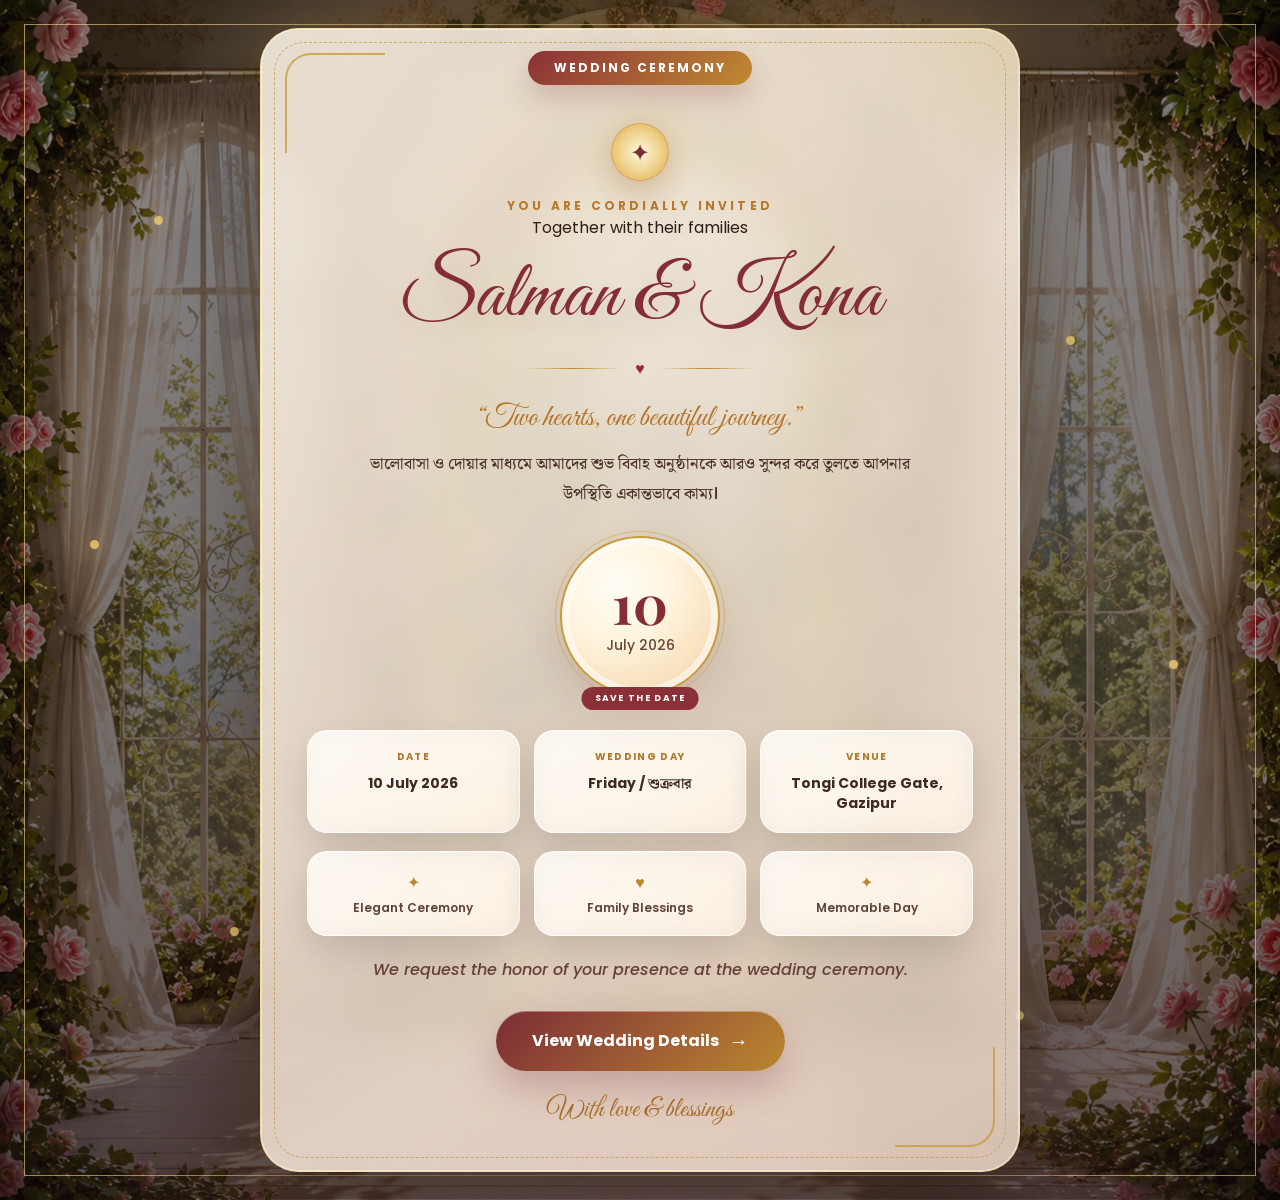
<file: index.html>
<!DOCTYPE html>
<html lang="bn">
<head>
  <meta charset="UTF-8" />
  <meta name="viewport" content="width=device-width, initial-scale=1.0" />

  <title>Luxury Wedding Invitation</title>

  <link rel="stylesheet" href="style.css" />

  <link rel="preconnect" href="https://fonts.googleapis.com">
  <link rel="preconnect" href="https://fonts.gstatic.com" crossorigin>
  <link
    href="https://fonts.googleapis.com/css2?family=Great+Vibes&family=Noto+Serif+Bengali:wght@400;600;700&family=Playfair+Display:wght@500;600;700&family=Poppins:wght@400;500;600;700&display=swap"
    rel="stylesheet"
  >
</head>

<body class="home-body">

  <div class="page-loader" id="loader">
    <div class="loader-ring"></div>
    <p>Opening Invitation...</p>
  </div>

  <main class="home-page">

    <span class="particle p1"></span>
    <span class="particle p2"></span>
    <span class="particle p3"></span>
    <span class="particle p4"></span>
    <span class="particle p5"></span>
    <span class="particle p6"></span>

    <div class="luxury-frame">

      <div class="corner-design top-left"></div>
      <div class="corner-design bottom-right"></div>

      <div class="premium-ribbon">Wedding Ceremony</div>

      <div class="premium-seal">
        <span>✦</span>
      </div>

      <p class="eyebrow">You Are Cordially Invited</p>

      <p class="couple-label">Together with their families</p>

      <h1>Salman & Kona</h1>

      <div class="gold-divider">
        <span></span>
        <i>♥</i>
        <span></span>
      </div>

      <p class="luxury-quote">
        “Two hearts, one beautiful journey.”
      </p>

      <p class="intro-text">
        ভালোবাসা ও দোয়ার মাধ্যমে আমাদের শুভ বিবাহ অনুষ্ঠানকে আরও সুন্দর করে তুলতে
        আপনার উপস্থিতি একান্তভাবে কাম্য।
      </p>

      <div class="premium-date">
        <strong>10</strong>
        <span>July 2026</span>
      </div>

      <div class="event-highlight">
        <div>
          <small>Date</small>
          <b>10 July 2026</b>
        </div>

        <div>
          <small>Wedding Day</small>
          <b>Friday / শুক্রবার</b>
        </div>

        <div>
          <small>Venue</small>
          <b>Tongi College Gate, Gazipur</b>
        </div>
      </div>

      <div class="mini-details">
        <div>
          <span>✦</span>
          <p>Elegant Ceremony</p>
        </div>

        <div>
          <span>♥</span>
          <p>Family Blessings</p>
        </div>

        <div>
          <span>✦</span>
          <p>Memorable Day</p>
        </div>
      </div>

      <p class="special-note">
        We request the honor of your presence at the wedding ceremony.
      </p>

      <div class="nav-buttons single-btn">
        <a href="details.html" class="luxury-btn">
          View Wedding Details
          <span>→</span>
        </a>
      </div>

      <p class="footer-line">With love & blessings</p>

    </div>
  </main>

  <script src="script.js"></script>
</body>
</html>
</file>
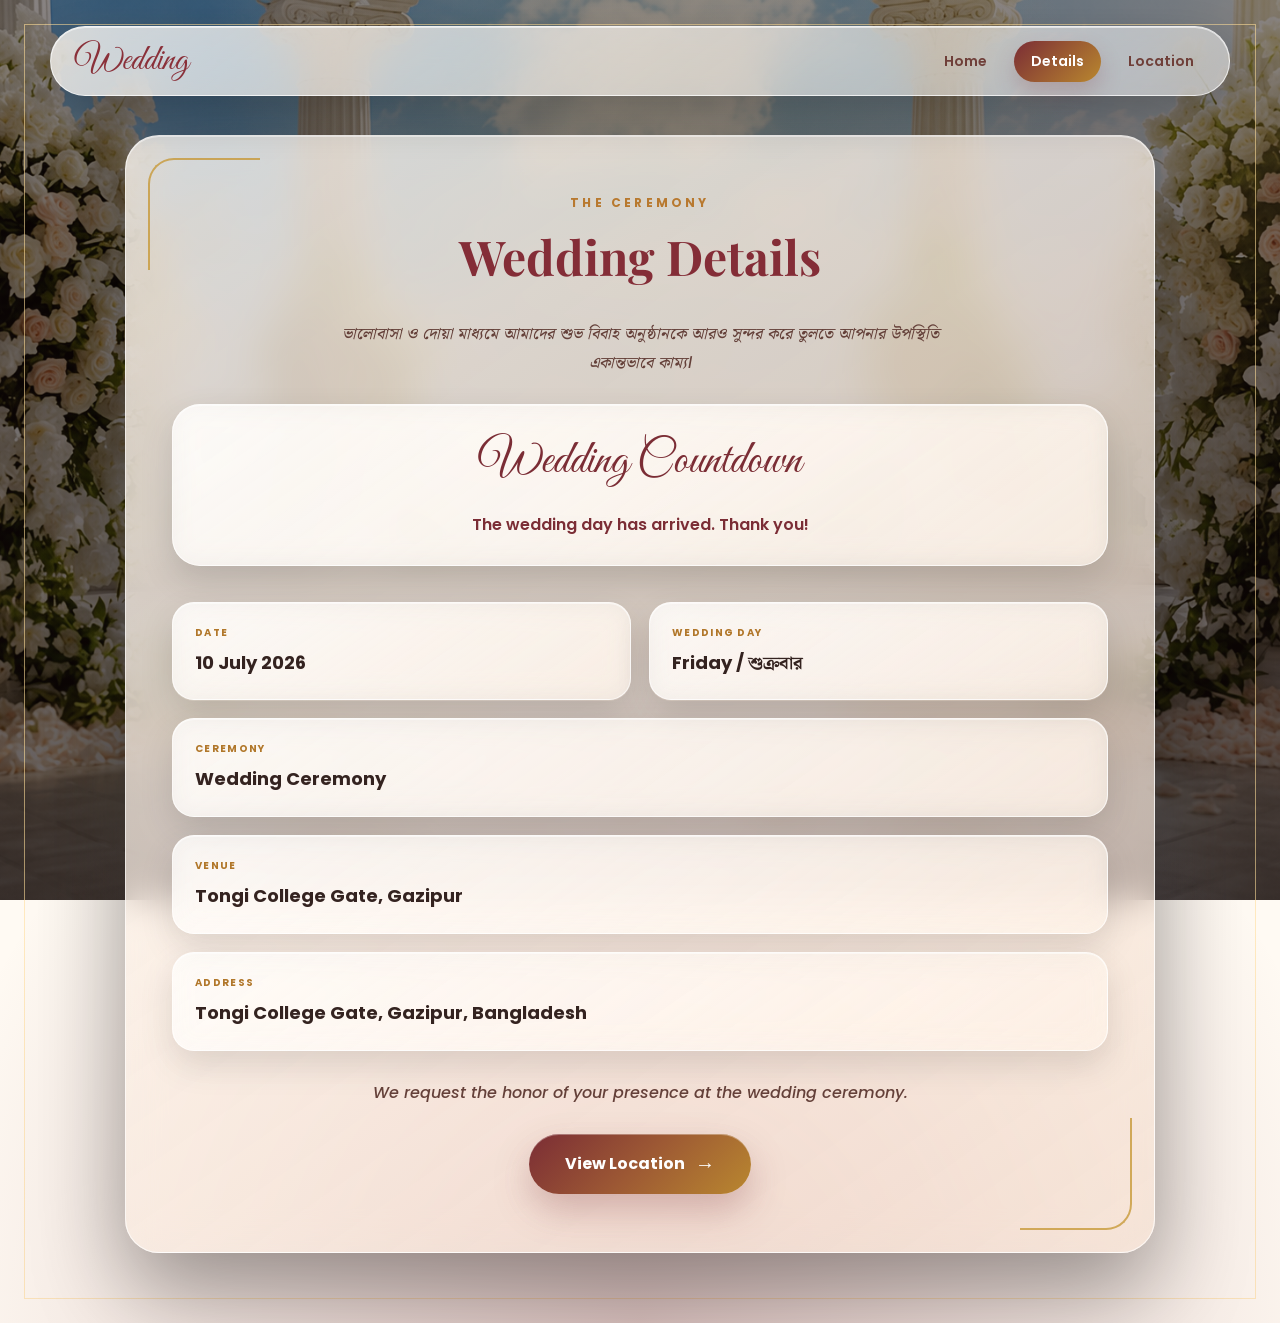
<file: details.html>
<!DOCTYPE html>
<html lang="bn">
<head>
  <meta charset="UTF-8" />
  <meta name="viewport" content="width=device-width, initial-scale=1.0" />

  <title>Wedding Details</title>

  <link rel="stylesheet" href="style.css" />

  <link rel="preconnect" href="https://fonts.googleapis.com">
  <link rel="preconnect" href="https://fonts.gstatic.com" crossorigin>
  <link
    href="https://fonts.googleapis.com/css2?family=Great+Vibes&family=Noto+Serif+Bengali:wght@400;600;700&family=Playfair+Display:wght@500;600;700&family=Poppins:wght@400;500;600;700&display=swap"
    rel="stylesheet"
  >
</head>

<body class="details-page">

  <header class="top-nav">
    <a href="index.html" class="brand">Wedding</a>

    <nav>
      <a href="index.html">Home</a>
      <a href="details.html" class="active">Details</a>
      <a href="location.html">Location</a>
    </nav>
  </header>

  <main class="inner-page">
    <section class="content-card reveal">

      <p class="eyebrow">The Ceremony</p>

      <h2>Wedding Details</h2>

      <p class="note">
        ভালোবাসা ও দোয়া মাধ্যমে আমাদের শুভ বিবাহ অনুষ্ঠানকে আরও সুন্দর করে তুলতে
        আপনার উপস্থিতি একান্তভাবে কাম্য।
      </p>

      <div class="countdown-box">
        <h3>Wedding Countdown</h3>

        <div class="countdown" id="countdown">
          <div>
            <strong id="days">00</strong>
            <span>Days</span>
          </div>

          <div>
            <strong id="hours">00</strong>
            <span>Hours</span>
          </div>

          <div>
            <strong id="minutes">00</strong>
            <span>Minutes</span>
          </div>

          <div>
            <strong id="seconds">00</strong>
            <span>Seconds</span>
          </div>
        </div>

        <p id="eventMessage" class="event-message"></p>
      </div>

      <div class="details-grid">
        <div class="detail-box">
          <span>Date</span>
          <strong>10 July 2026</strong>
        </div>

        <div class="detail-box">
          <span>Wedding Day</span>
          <strong>Friday / শুক্রবার</strong>
        </div>

        <div class="detail-box wide">
          <span>Ceremony</span>
          <strong>Wedding Ceremony</strong>
        </div>

        <div class="detail-box wide">
          <span>Venue</span>
          <strong>Tongi College Gate, Gazipur</strong>
        </div>

        <div class="detail-box wide">
          <span>Address</span>
          <strong>Tongi College Gate, Gazipur, Bangladesh</strong>
        </div>
      </div>

      <p class="note">
        We request the honor of your presence at the wedding ceremony.
      </p>

      <div class="nav-buttons">
        <a href="location.html" class="luxury-btn">
          View Location
          <span>→</span>
        </a>
      </div>

    </section>
  </main>

  <script src="script.js"></script>
</body>
</html>
</file>
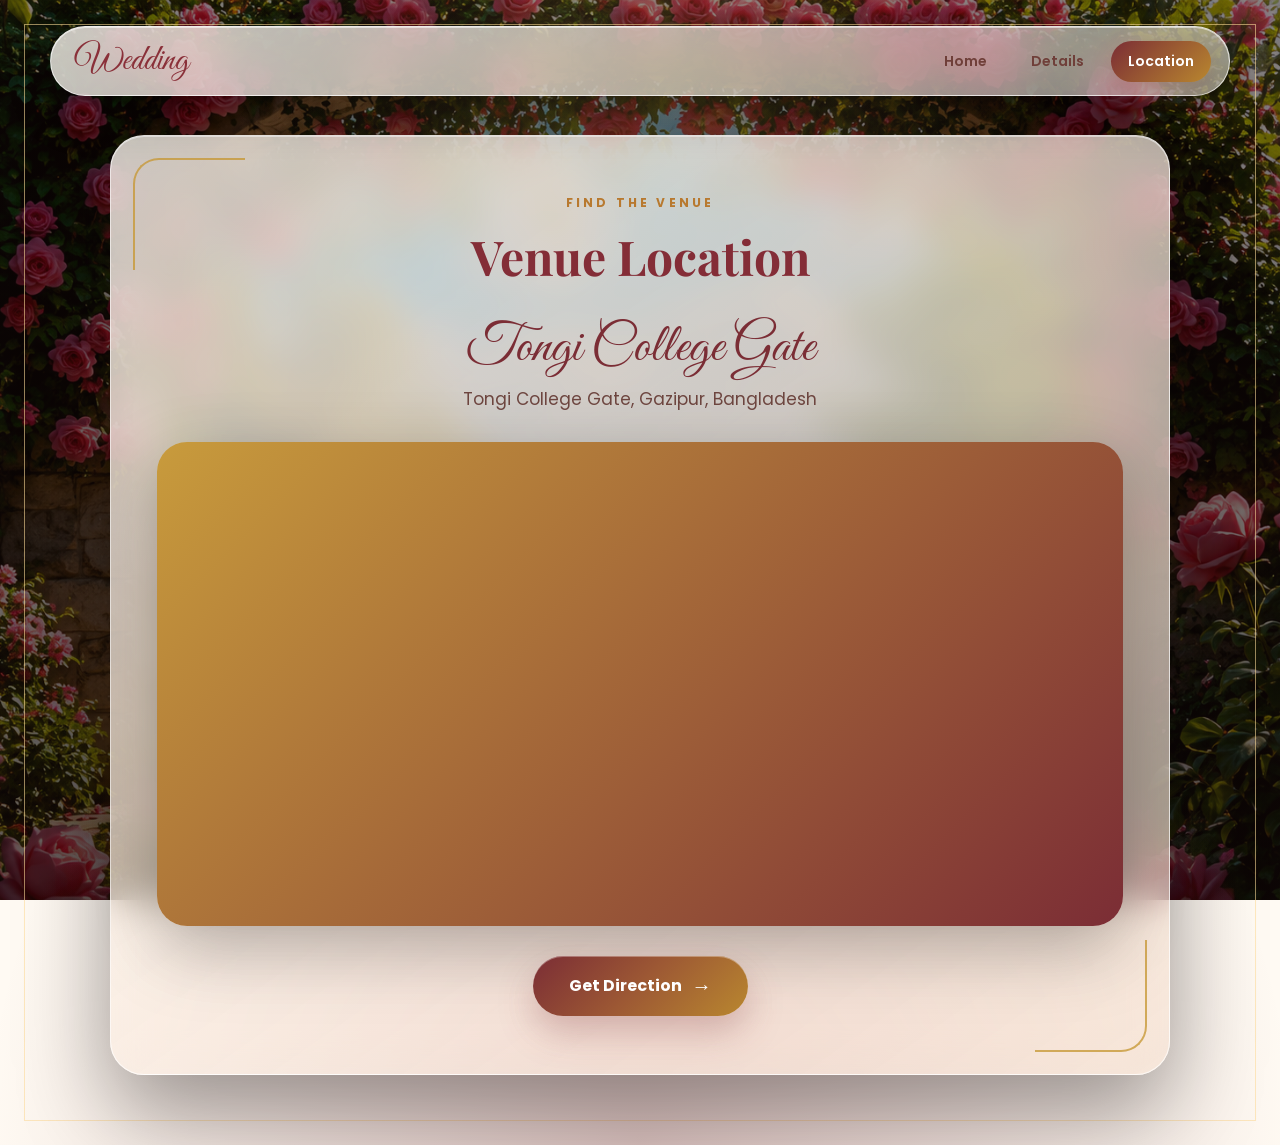
<file: location.html>
<!DOCTYPE html>
<html lang="bn">
<head>
  <meta charset="UTF-8" />
  <meta name="viewport" content="width=device-width, initial-scale=1.0" />

  <title>Venue Location</title>

  <link rel="stylesheet" href="style.css" />

  <link rel="preconnect" href="https://fonts.googleapis.com">
  <link rel="preconnect" href="https://fonts.gstatic.com" crossorigin>
  <link
    href="https://fonts.googleapis.com/css2?family=Great+Vibes&family=Noto+Serif+Bengali:wght@400;600;700&family=Playfair+Display:wght@500;600;700&family=Poppins:wght@400;500;600;700&display=swap"
    rel="stylesheet"
  >
</head>

<body class="location-page">

  <header class="top-nav">
    <a href="index.html" class="brand">Wedding</a>

    <nav>
      <a href="index.html">Home</a>
      <a href="details.html">Details</a>
      <a href="location.html" class="active">Location</a>
    </nav>
  </header>

  <main class="inner-page">
    <section class="content-card reveal location-card">

      <p class="eyebrow">Find The Venue</p>

      <h2>Venue Location</h2>

      <div class="location-info">
        <h3>Tongi College Gate</h3>
        <p>Tongi College Gate, Gazipur, Bangladesh</p>
      </div>

      <div class="map-frame">
        <iframe
          src="https://www.google.com/maps?q=Tongi+College+Gate,Gazipur,Bangladesh&output=embed"
          loading="lazy"
          allowfullscreen>
        </iframe>
      </div>

      <a
        href="https://maps.app.goo.gl/Z2UJP5XRy5PAdRGt5"
        target="_blank"
        class="luxury-btn"
      >
        Get Direction
        <span>→</span>
      </a>

    </section>
  </main>

  <script src="script.js"></script>
</body>
</html>
</file>
<file: style.css>
* {
  margin: 0;
  padding: 0;
  box-sizing: border-box;
}

:root {
  --primary: #7b2d35;
  --primary-soft: #8b3038;
  --gold: #b9872f;
  --gold-soft: #c89b3c;
  --gold-light: #e8c979;
  --cream: #fffaf3;
  --cream-soft: #fff4e6;
  --text-dark: #2e1b18;
  --text-soft: #6b4038;
}

html {
  scroll-behavior: smooth;
}

body {
  min-height: 100vh;
  font-family: 'Poppins', 'Noto Serif Bengali', sans-serif;
  color: var(--text-dark);
  background: #fffaf3;
  overflow-x: hidden;
}

/* Loader */
.page-loader {
  position: fixed;
  inset: 0;
  background: #fff7ef;
  z-index: 9999;
  display: grid;
  place-items: center;
  gap: 16px;
  transition: 0.6s ease;
}

.page-loader.hide {
  opacity: 0;
  pointer-events: none;
}

.loader-ring {
  width: 56px;
  height: 56px;
  border: 3px solid rgba(123, 45, 53, 0.2);
  border-top-color: var(--gold);
  border-radius: 50%;
  animation: spin 0.9s linear infinite;
}

.page-loader p {
  color: var(--primary);
  letter-spacing: 2px;
  font-size: 13px;
  text-transform: uppercase;
}

/* Home Page - Photo 1 */
.home-page {
  min-height: 100vh;
  padding: 28px 16px;
  display: grid;
  place-items: center;
  position: relative;
  overflow: hidden;

  background:
    linear-gradient(rgba(15, 8, 7, 0.48), rgba(15, 8, 7, 0.64)),
    url("ChatGPT\ Image\ Jun\ 16\,\ 2026\,\ 11_04_19\ AM.png");
  background-size: cover;
  background-position: center;
}

.home-page::before,
.inner-page::before {
  content: "";
  position: absolute;
  inset: 24px;
  border: 1px solid rgba(255, 223, 154, 0.58);
  pointer-events: none;
  z-index: 1;
}

.home-page::after,
.inner-page::after {
  content: "";
  position: absolute;
  inset: 0;
  background:
    radial-gradient(circle at 50% 12%, rgba(235, 198, 109, 0.16), transparent 34%),
    radial-gradient(circle at 50% 100%, rgba(123, 45, 53, 0.28), transparent 50%);
  pointer-events: none;
  z-index: 1;
}

/* Floating Particles */
.particle {
  position: absolute;
  width: 9px;
  height: 9px;
  background: rgba(230, 194, 107, 0.9);
  border-radius: 50%;
  box-shadow: 0 0 22px rgba(230, 194, 107, 0.95);
  animation: floatParticle 7s ease-in-out infinite;
  z-index: 2;
}

.p1 { top: 18%; left: 12%; }
.p2 { top: 28%; right: 16%; animation-delay: 1.5s; }
.p3 { bottom: 22%; left: 18%; animation-delay: 2.5s; }
.p4 { bottom: 15%; right: 20%; animation-delay: 3.5s; }
.p5 { top: 45%; left: 7%; animation-delay: 4.2s; }
.p6 { top: 55%; right: 8%; animation-delay: 5s; }

/* Hero Card */
.luxury-frame {
  width: 100%;
  max-width: 760px;
  padding: 58px 46px 44px;
  text-align: center;
  position: relative;
  z-index: 3;
  border-radius: 38px;
  overflow: hidden;

  background:
    linear-gradient(
      145deg,
      rgba(255, 248, 235, 0.86),
      rgba(255, 237, 218, 0.76)
    );

  border: 1px solid rgba(255, 223, 154, 0.72);

  backdrop-filter: blur(18px) saturate(145%);
  -webkit-backdrop-filter: blur(18px) saturate(145%);

  box-shadow:
    0 34px 90px rgba(0, 0, 0, 0.42),
    0 0 55px rgba(198, 147, 57, 0.18),
    inset 0 0 0 1px rgba(255, 255, 255, 0.46);

  animation: fadeUp 1s ease;
}

.luxury-frame::before {
  content: "";
  position: absolute;
  inset: 13px;
  border-radius: 30px;
  border: 1px dashed rgba(185, 135, 47, 0.58);
  pointer-events: none;
}

.luxury-frame::after {
  content: "";
  position: absolute;
  top: -130px;
  right: -130px;
  width: 280px;
  height: 280px;
  background: radial-gradient(circle, rgba(218, 179, 83, 0.18), transparent 70%);
  border-radius: 50%;
  pointer-events: none;
}

.corner-design {
  position: absolute;
  width: 100px;
  height: 100px;
  border-color: var(--gold-soft);
  border-style: solid;
  opacity: 0.78;
  z-index: 2;
}

.top-left {
  top: 24px;
  left: 24px;
  border-width: 2px 0 0 2px;
  border-radius: 26px 0 0 0;
}

.bottom-right {
  right: 24px;
  bottom: 24px;
  border-width: 0 2px 2px 0;
  border-radius: 0 0 26px 0;
}

.premium-ribbon {
  position: absolute;
  top: 22px;
  left: 50%;
  transform: translateX(-50%);
  padding: 8px 26px;
  border-radius: 999px;
  color: #fff;
  background: linear-gradient(135deg, var(--primary-soft), #c08b32);
  font-size: 12px;
  letter-spacing: 2px;
  text-transform: uppercase;
  font-weight: 700;
  box-shadow: 0 12px 28px rgba(123, 45, 53, 0.24);
  z-index: 4;
}

.premium-seal {
  width: 58px;
  height: 58px;
  margin: 36px auto 16px;
  display: grid;
  place-items: center;
  border-radius: 50%;
  background: radial-gradient(circle, #fff8dd 0%, #dfad42 100%);
  border: 1px solid rgba(123, 45, 53, 0.2);
  box-shadow:
    0 12px 28px rgba(123, 45, 53, 0.16),
    0 0 34px rgba(217, 168, 59, 0.32);
  position: relative;
  z-index: 3;
}

.premium-seal span {
  color: var(--primary);
  font-size: 24px;
}

/* Typography */
.eyebrow {
  color: #b8792f;
  text-transform: uppercase;
  letter-spacing: 3.2px;
  font-size: 12px;
  font-weight: 700;
}

h1 {
  font-family: 'Great Vibes', cursive;
  font-size: 82px;
  line-height: 1;
  color: #842d37;
  font-weight: 400;
  margin: 16px 0 14px;
  text-shadow: 0 10px 24px rgba(123, 45, 53, 0.12);
}

h2 {
  font-family: 'Playfair Display', serif;
  font-size: 48px;
  color: #842d37;
  margin: 12px 0 32px;
}

.gold-divider {
  display: flex;
  align-items: center;
  justify-content: center;
  gap: 14px;
  color: var(--primary-soft);
  margin: 18px 0;
}

.gold-divider span {
  width: 95px;
  height: 1px;
  background: linear-gradient(to right, transparent, var(--gold), transparent);
}

.gold-divider i {
  font-style: normal;
  color: #9b2935;
}

.luxury-quote {
  font-family: 'Great Vibes', cursive;
  font-size: 31px;
  color: #b57428;
  margin-bottom: 12px;
}

.intro-text {
  max-width: 590px;
  margin: 0 auto;
  font-size: 16px;
  line-height: 1.85;
  color: #4b302b;
  font-weight: 500;
}

.premium-date {
  width: 160px;
  height: 160px;
  margin: 28px auto 34px;
  border-radius: 50%;
  background:
    radial-gradient(circle at 35% 30%, #fffdf7 0%, #fff4dd 38%, #f3d0a3 100%);
  border: 2px solid var(--gold-soft);
  display: flex;
  flex-direction: column;
  justify-content: center;
  box-shadow:
    0 18px 38px rgba(123, 45, 53, 0.16),
    inset 0 0 0 7px rgba(255, 255, 255, 0.55);
  position: relative;
}

.premium-date::before {
  content: "";
  position: absolute;
  inset: -7px;
  border-radius: 50%;
  border: 1px solid rgba(200, 155, 60, 0.5);
}

.premium-date::after {
  content: "SAVE THE DATE";
  position: absolute;
  bottom: -16px;
  left: 50%;
  transform: translateX(-50%);
  padding: 5px 13px;
  border-radius: 999px;
  color: #fff;
  background: var(--primary-soft);
  font-size: 9px;
  font-weight: 700;
  letter-spacing: 1.3px;
  white-space: nowrap;
}

.premium-date strong {
  font-family: 'Playfair Display', serif;
  font-size: 54px;
  color: #842d37;
  line-height: 1;
}

.premium-date span {
  color: #6c453d;
  font-size: 14px;
  margin-top: 5px;
  font-weight: 500;
}

/* Highlight Cards */
.event-highlight,
.mini-details {
  display: grid;
  grid-template-columns: repeat(3, 1fr);
  gap: 14px;
}

.event-highlight {
  margin: 34px 0 18px;
}

.mini-details {
  margin: 8px 0 20px;
}

.event-highlight div,
.mini-details div,
.countdown-box,
.detail-box {
  background:
    linear-gradient(
      145deg,
      rgba(255, 255, 255, 0.72),
      rgba(255, 248, 241, 0.54)
    );
  border: 1px solid rgba(255, 255, 255, 0.72);
  backdrop-filter: blur(12px) saturate(145%);
  -webkit-backdrop-filter: blur(12px) saturate(145%);
  box-shadow:
    0 14px 34px rgba(0, 0, 0, 0.12),
    inset 0 1px 0 rgba(255, 255, 255, 0.55);
  transition: 0.35s ease;
}

.event-highlight div,
.mini-details div {
  padding: 18px 14px;
  border-radius: 20px;
}

.event-highlight div:hover,
.mini-details div:hover,
.detail-box:hover,
.countdown div:hover {
  transform: translateY(-5px);
  border-color: rgba(185, 135, 47, 0.7);
}

.event-highlight small,
.detail-box span {
  display: block;
  color: #b1772a;
  text-transform: uppercase;
  letter-spacing: 1.3px;
  font-size: 10px;
  font-weight: 700;
  margin-bottom: 8px;
}

.event-highlight b {
  display: block;
  color: #3d2925;
  font-size: 14px;
  line-height: 1.45;
  font-weight: 700;
}

.mini-details span {
  display: block;
  color: var(--gold);
  font-size: 16px;
  margin-bottom: 4px;
}

.mini-details p {
  font-size: 12px;
  color: #604039;
  font-weight: 600;
}

.special-note,
.note {
  max-width: 620px;
  margin: 0 auto 26px;
  font-size: 16px;
  line-height: 1.8;
  color: #65413a;
  font-style: italic;
  font-weight: 500;
}

.footer-line {
  margin-top: 22px;
  color: #a76c2b;
  font-family: 'Great Vibes', cursive;
  font-size: 27px;
}

/* Buttons */
.nav-buttons {
  display: flex;
  justify-content: center;
  flex-wrap: wrap;
  gap: 14px;
}

.nav-buttons.single-btn {
  margin-top: 8px;
}

.luxury-btn,
.glass-btn {
  display: inline-flex;
  align-items: center;
  justify-content: center;
  gap: 10px;
  text-decoration: none;
  border-radius: 999px;
  padding: 15px 36px;
  font-weight: 700;
  border: 0;
  cursor: pointer;
  transition: 0.35s ease;
}

.luxury-btn {
  color: #fff;
  background:
    linear-gradient(135deg, var(--primary) 0%, #9d5934 50%, var(--gold) 100%);
  box-shadow:
    0 16px 36px rgba(123, 45, 53, 0.28),
    inset 0 1px 0 rgba(255, 255, 255, 0.32);
}

.glass-btn {
  color: var(--primary);
  background: rgba(255, 255, 255, 0.38);
  border: 1px solid rgba(185, 135, 47, 0.65);
  backdrop-filter: blur(14px) saturate(150%);
  -webkit-backdrop-filter: blur(14px) saturate(150%);
}

.luxury-btn span,
.glass-btn span {
  font-size: 20px;
  transition: 0.35s ease;
}

.luxury-btn:hover,
.glass-btn:hover {
  transform: translateY(-5px);
  box-shadow:
    0 22px 48px rgba(123, 45, 53, 0.36),
    0 0 32px rgba(185, 135, 47, 0.24);
}

.luxury-btn:hover span,
.glass-btn:hover span {
  transform: translateX(5px);
}

/* Top Nav */
.top-nav {
  width: min(1180px, calc(100% - 40px));
  position: fixed;
  top: 26px;
  left: 50%;
  transform: translateX(-50%);
  z-index: 100;
  padding: 12px 18px 12px 24px;
  border-radius: 999px;
  display: flex;
  justify-content: space-between;
  align-items: center;

  background:
    linear-gradient(
      145deg,
      rgba(255, 250, 244, 0.78),
      rgba(255, 255, 255, 0.48)
    );

  border: 1px solid rgba(255, 255, 255, 0.72);

  backdrop-filter: blur(22px) saturate(165%);
  -webkit-backdrop-filter: blur(22px) saturate(165%);

  box-shadow:
    0 18px 45px rgba(0, 0, 0, 0.22),
    inset 0 1px 0 rgba(255, 255, 255, 0.55);
}

.brand {
  font-family: 'Great Vibes', cursive;
  font-size: 35px;
  color: #8a3039;
  text-decoration: none;
}

.top-nav nav {
  display: flex;
  gap: 10px;
}

.top-nav nav a {
  text-decoration: none;
  color: #6f3f39;
  padding: 10px 17px;
  border-radius: 999px;
  font-size: 14px;
  font-weight: 600;
  transition: 0.3s ease;
}

.top-nav nav a:hover,
.top-nav nav a.active {
  color: #fff;
  background: linear-gradient(135deg, var(--primary), var(--gold));
  box-shadow: 0 10px 22px rgba(123, 45, 53, 0.22);
}

/* Inner Pages Common */
.inner-page {
  min-height: 100vh;
  padding: 135px 18px 70px;
  display: grid;
  place-items: center;
  position: relative;
  overflow: hidden;
  background-size: cover;
  background-position: center;
  background-attachment: fixed;
}

/* Details Page - Home Type Premium Floral Background */
.details-page .inner-page {
  background:
    linear-gradient(rgba(18, 8, 7, 0.50), rgba(18, 8, 7, 0.66)),
    url("ChatGPT\ Image\ Jun\ 16\,\ 2026\,\ 11_01_12\ AM.png");
  background-size: cover;
  background-position: center;
  background-attachment: fixed;
}

/* Location Page - Home Type Premium Wedding Decor Background */
.location-page .inner-page {
  background:
    linear-gradient(rgba(18, 8, 7, 0.50), rgba(18, 8, 7, 0.66)),
    url("ChatGPT\ Image\ Jun\ 16\,\ 2026\,\ 11_02_06\ AM.png");
  background-size: cover;
  background-position: center;
  background-attachment: fixed;
}

/* Content Card */
.content-card {
  width: 100%;
  max-width: 1030px;
  position: relative;
  z-index: 2;
  text-align: center;
  padding: 58px 46px;
  border-radius: 34px;

  background:
    linear-gradient(
      145deg,
      rgba(255, 250, 244, 0.78),
      rgba(244, 225, 210, 0.64)
    );

  border: 1px solid rgba(255, 255, 255, 0.68);

  backdrop-filter: blur(18px) saturate(150%);
  -webkit-backdrop-filter: blur(18px) saturate(150%);

  box-shadow:
    0 35px 90px rgba(0, 0, 0, 0.38),
    inset 0 1px 0 rgba(255, 255, 255, 0.52);

  animation: fadeUp 0.9s ease;
}

.content-card::before,
.content-card::after {
  content: "";
  position: absolute;
  width: 110px;
  height: 110px;
  border-color: var(--gold-soft);
  border-style: solid;
  opacity: 0.82;
  pointer-events: none;
}

.content-card::before {
  top: 22px;
  left: 22px;
  border-width: 2px 0 0 2px;
  border-radius: 26px 0 0 0;
}

.content-card::after {
  bottom: 22px;
  right: 22px;
  border-width: 0 2px 2px 0;
  border-radius: 0 0 26px 0;
}

/* Countdown */
.countdown-box {
  margin: 0 auto 36px;
  padding: 28px;
  border-radius: 28px;
}

.countdown-box h3 {
  font-family: 'Great Vibes', cursive;
  font-size: 46px;
  color: var(--primary);
  font-weight: 400;
  margin-bottom: 22px;
}

.countdown {
  display: grid;
  grid-template-columns: repeat(4, 1fr);
  gap: 18px;
}

.countdown div {
  padding: 24px 12px;
  border-radius: 22px;
  background:
    linear-gradient(
      145deg,
      rgba(255, 255, 255, 0.78),
      rgba(255, 248, 241, 0.58)
    );
  border: 1px solid rgba(255, 255, 255, 0.75);
  box-shadow:
    0 12px 30px rgba(0, 0, 0, 0.12),
    inset 0 1px 0 rgba(255, 255, 255, 0.56);
  transition: 0.35s ease;
}

.countdown strong {
  display: block;
  font-family: 'Playfair Display', serif;
  font-size: 42px;
  color: var(--primary);
}

.countdown span {
  color: #8a5c4e;
  font-size: 14px;
}

.event-message {
  margin-top: 18px;
  color: var(--primary);
  font-weight: 600;
}

/* Details */
.details-grid {
  display: grid;
  grid-template-columns: 1fr 1fr;
  gap: 18px;
  margin-bottom: 28px;
}

.detail-box {
  text-align: left;
  padding: 22px;
  border-radius: 22px;
}

.detail-box.wide {
  grid-column: span 2;
}

.detail-box strong {
  font-size: 18px;
  line-height: 1.6;
  color: #342320;
}

/* Location */
.location-info {
  margin-bottom: 28px;
}

.location-info h3 {
  font-family: 'Great Vibes', cursive;
  font-size: 54px;
  color: var(--primary);
  font-weight: 400;
  line-height: 1.05;
}

.location-info p {
  color: #6d453f;
  font-size: 17px;
  line-height: 1.7;
  margin-top: 8px;
}

.location-card {
  max-width: 1060px;
}

.map-frame {
  padding: 12px;
  border-radius: 30px;
  background: linear-gradient(135deg, var(--gold-soft), var(--primary));
  box-shadow: 0 24px 70px rgba(0, 0, 0, 0.28);
  margin-bottom: 30px;
  overflow: hidden;
}

.map-frame iframe {
  width: 100%;
  height: 460px;
  border: 0;
  display: block;
  border-radius: 22px;
  filter: saturate(0.95) contrast(1.02);
}

/* Animations */
.reveal {
  animation: fadeUp 0.9s ease;
}

@keyframes fadeUp {
  from {
    opacity: 0;
    transform: translateY(38px) scale(0.97);
  }

  to {
    opacity: 1;
    transform: translateY(0) scale(1);
  }
}

@keyframes floatParticle {
  0%, 100% {
    transform: translateY(0) scale(1);
    opacity: 0.7;
  }

  50% {
    transform: translateY(-28px) scale(1.25);
    opacity: 1;
  }
}

@keyframes spin {
  to {
    transform: rotate(360deg);
  }
}

/* Tablet Responsive */
@media (max-width: 820px) {
  .top-nav {
    width: calc(100% - 28px);
    top: 16px;
    border-radius: 28px;
    align-items: flex-start;
    gap: 10px;
  }

  .top-nav nav {
    flex-wrap: wrap;
    justify-content: flex-end;
  }

  .top-nav nav a {
    padding: 8px 12px;
    font-size: 13px;
  }

  .inner-page {
    padding: 112px 14px 45px;
    background-attachment: scroll;
  }

  .details-page .inner-page,
  .location-page .inner-page {
    background-attachment: scroll;
    background-position: center top;
  }

  .luxury-frame {
    max-width: 620px;
    padding: 56px 24px 40px;
    border-radius: 32px;
  }

  .content-card {
    padding: 48px 24px;
    border-radius: 30px;
  }

  h1 {
    font-size: 62px;
  }

  h2 {
    font-size: 38px;
  }

  .luxury-quote {
    font-size: 28px;
  }

  .intro-text {
    font-size: 15px;
  }

  .event-highlight,
  .mini-details,
  .details-grid {
    grid-template-columns: 1fr;
  }

  .detail-box.wide {
    grid-column: span 1;
  }

  .premium-date {
    width: 142px;
    height: 142px;
  }

  .premium-date strong {
    font-size: 46px;
  }

  .countdown {
    grid-template-columns: repeat(2, 1fr);
  }

  .map-frame iframe {
    height: 340px;
  }
}

/* Mobile Responsive */
@media (max-width: 480px) {
  .home-page {
    padding: 18px 12px;
    min-height: auto;
  }

  .home-page::before,
  .inner-page::before {
    inset: 10px;
  }

  .luxury-frame {
    padding: 52px 18px 34px;
    border-radius: 28px;
  }

  .premium-ribbon {
    top: 18px;
    width: max-content;
    max-width: 86%;
    font-size: 10px;
    padding: 7px 17px;
  }

  .premium-seal {
    margin-top: 34px;
  }

  h1 {
    font-size: 50px;
  }

  h2 {
    font-size: 32px;
  }

  .eyebrow {
    font-size: 10px;
    letter-spacing: 2.1px;
  }

  .gold-divider span {
    width: 56px;
  }

  .luxury-quote {
    font-size: 27px;
  }

  .premium-date {
    width: 132px;
    height: 132px;
  }

  .premium-date strong {
    font-size: 42px;
  }

  .luxury-btn,
  .glass-btn {
    width: 100%;
    padding: 14px 22px;
  }

  .corner-design {
    width: 72px;
    height: 72px;
  }

  .top-nav {
    position: static;
    transform: none;
    width: calc(100% - 24px);
    margin: 12px auto 0;
    padding: 12px 14px;
  }

  .brand {
    font-size: 30px;
  }

  .inner-page {
    padding: 28px 12px 36px;
  }

  .details-page .inner-page,
  .location-page .inner-page {
    background-attachment: scroll;
    background-position: center top;
  }

  .content-card {
    padding: 44px 18px;
    border-radius: 26px;
  }

  .content-card::before,
  .content-card::after {
    width: 76px;
    height: 76px;
  }

  .countdown {
    grid-template-columns: 1fr;
  }

  .countdown-box {
    padding: 22px 16px;
  }

  .countdown-box h3 {
    font-size: 38px;
  }

  .map-frame {
    padding: 8px;
    border-radius: 22px;
  }

  .map-frame iframe {
    height: 300px;
    border-radius: 16px;
  }

  .location-info h3 {
    font-size: 42px;
  }

  .luxury-frame,
  .content-card {
    backdrop-filter: blur(15px) saturate(140%);
    -webkit-backdrop-filter: blur(15px) saturate(140%);
  }
}
</file>
